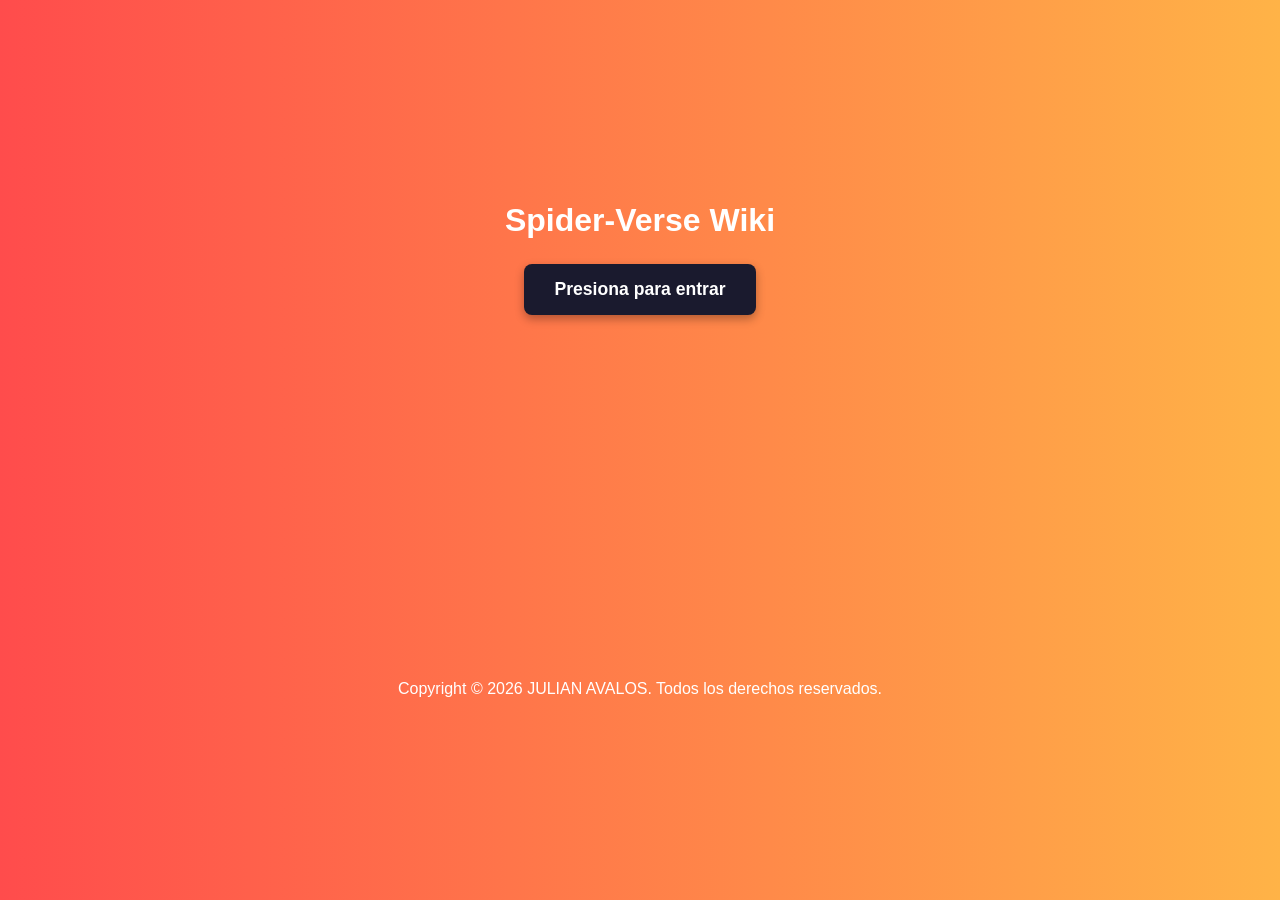
<file: index.html>
<!doctype html>
<html lang="es">
  <head>
    <meta charset="UTF-8" />
    <meta name="viewport" content="width=device-width, initial-scale=1.0" />
    <title>Spider-Verse Wiki - Inicio</title>
    <link rel="stylesheet" href="Spider-Estilos.css" />
    <link rel="icon" href="Araña logo.avif" type="image/x-icon" />
  </head>
  <body>
    <main class="welcome-card">
      <h1>Spider-Verse Wiki</h1>
      <a href="Banner.html" class="btn">Presiona para entrar</a>
    </main>

    <footer>
      <p>Copyright © 2026 JULIAN AVALOS. Todos los derechos reservados.</p>
    </footer>
    
  </body>
</html>
</file>
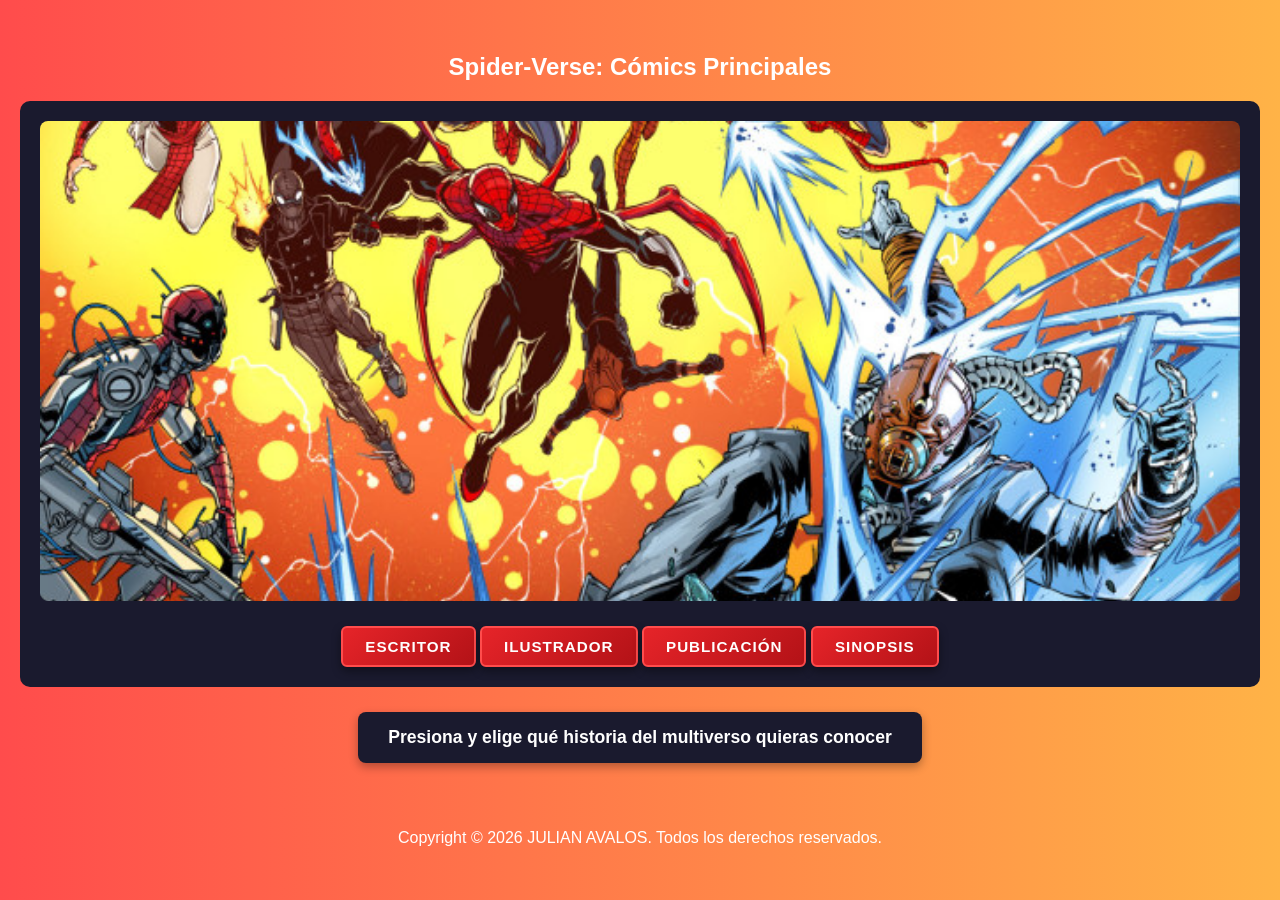
<file: Banner.html>
<!doctype html>
<html lang="es">
  <head>
    <meta charset="UTF-8" />
    <meta name="viewport" content="width=device-width, initial-scale=1.0" />
    <title>Spider-Verse Wiki - Panel Principal</title>
    <link rel="stylesheet" href="Spider-Estilos.css" />
    <link rel="icon" href="Araña logo.avif" type="image/x-icon" />
  </head>
  <body>
    <div class="wiki-container">
      <h2>Spider-Verse: Cómics Principales</h2>

      <div class="comic-banner">
        <div class="banner-slider">
          <div class="slider-track">
            <img src="Spider-Verse-fondo.jpg" alt="Banner Spider-Verse 1" />
            <img src="Spider-Verse-fondo2.jpeg" alt="Banner Spider-Verse 2" />
            <img src="Spider-Verse-fondo3.jpeg" alt="Banner Spider-Verse 3" />
            <img src="Spider-Verse-fondo4.jpg" alt="Banner Spider-Verse 4" />
          </div>
        </div>

        <div class="comic-info">
          <!-- Botón 1: Escritor -->
          <button
            class="btn"
            onclick="document.getElementById('modal-escritor').showModal()"
          >
            Escritor
          </button>
          <dialog id="modal-escritor">
            <h3>Escritor</h3>
            <p>
              Dan Slott es un guionista estadounidense aclamado por su extensa
              etapa en <em>The Amazing Spider-Man</em> y por ser el creador
              principal del evento <strong>Spider-Verse</strong> en 2014.
            </p>
            <button
              class="btn-close"
              onclick="document.getElementById('modal-escritor').close()"
            >
              Cerrar
            </button>
          </dialog>

          <!-- Botón 2: Ilustrador -->
          <button
            class="btn"
            onclick="document.getElementById('modal-ilustrador').showModal()"
          >
            Ilustrador
          </button>
          <dialog id="modal-ilustrador">
            <h3>Ilustradores</h3>
            <p>
              Olivier Coipel (francés) y Giuseppe Camuncoli (italiano) son los
              artistas principales encargados del arte épico y el diseño visual
              de las distintas arañas del multiverso.
            </p>
            <button
              class="btn-close"
              onclick="document.getElementById('modal-ilustrador').close()"
            >
              Cerrar
            </button>
          </dialog>

          <!-- Botón 3: Publicación -->
          <button
            class="btn"
            onclick="document.getElementById('modal-publicacion').showModal()"
          >
            Publicación
          </button>
          <dialog id="modal-publicacion">
            <h3>Fechas de Publicación</h3>
            <p>
              El evento principal se publicó entre
              <strong>noviembre de 2014 y febrero de 2015</strong> en Marvel
              Comics, extendiéndose luego en múltiples secuelas y spin-offs
              (Spider-Geddon, End of the Spider-Verse).
            </p>
            <button
              class="btn-close"
              onclick="document.getElementById('modal-publicacion').close()"
            >
              Cerrar
            </button>
          </dialog>

          <!-- Botón 4: Sinopsis -->
          <button
            class="btn"
            onclick="document.getElementById('modal-sinopsis').showModal()"
          >
            Sinopsis
          </button>
          <dialog id="modal-sinopsis">
            <h3>Sinopsis</h3>
            <p>
              Los Herederos, una familia de vampiros multiversales liderada por
              Morlun, comienzan a cazar a todas las versiones de Spider-Man a
              través del multiverso para absorber su energía vital. Ante la
              amenaza de extinción total, los Spider-Heroes de todas las
              dimensiones deben unirse para sobrevivir y contraatacar.
            </p>
            <button
              class="btn-close"
              onclick="document.getElementById('modal-sinopsis').close()"
            >
              Cerrar
            </button>
          </dialog>
        </div>
      </div>

      <a href="Seleccion.html" class="btn"
        >Presiona y elige qué historia del multiverso quieras conocer</a
      >
    </div>

    <footer>
      <p>Copyright © 2026 JULIAN AVALOS. Todos los derechos reservados.</p>
    </footer>
    
  </body>
</html>
</file>
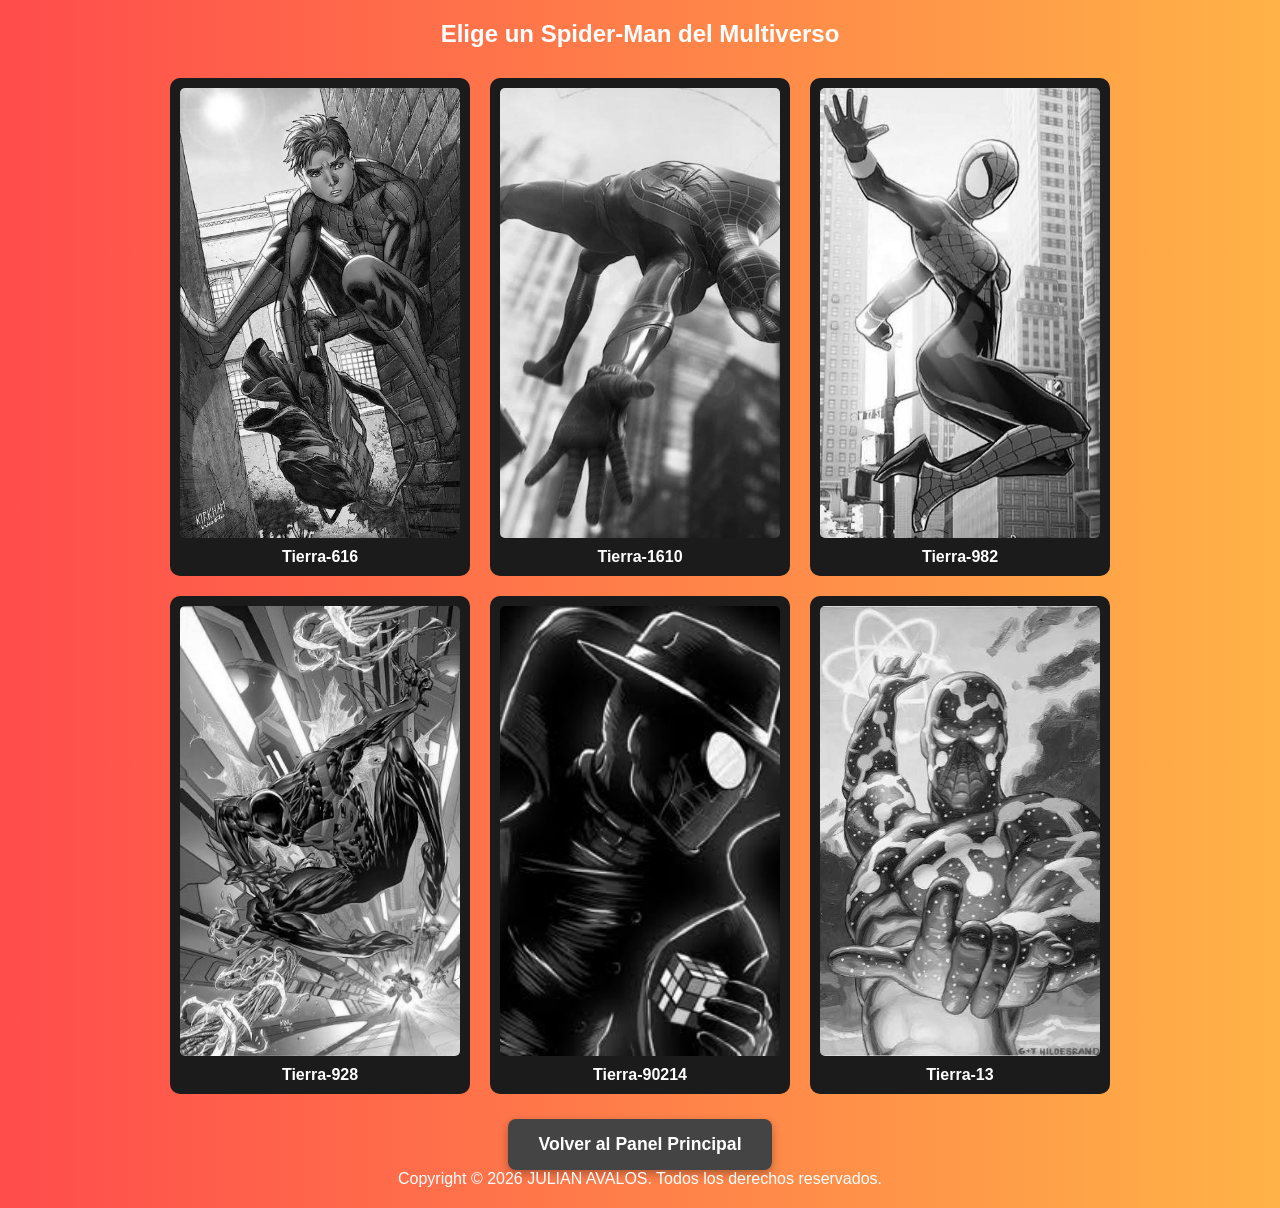
<file: Seleccion.html>
<!doctype html>
<html lang="es">
  <head>
    <meta charset="UTF-8" />
    <meta name="viewport" content="width=device-width, initial-scale=1.0" />
    <title>Spider-Verse Wiki - Selección</title>
    <link rel="stylesheet" href="Spider-Estilos.css" />
    <link rel="icon" href="Araña logo.avif" type="image/x-icon" />
  </head>
  <body>
    <main class="container">
      <h2>Elige un Spider-Man del Multiverso</h2>

      <div class="wrapper">
        <!-- Opción 1 -->
        <a href="Tierra616.html" class="spider-card" tabindex="0">
          <img src="Spider616-Selec.jpeg" alt="Spider-Man Tierra-616" />
          <p>Tierra-616</p>
        </a>

        <!-- Opción 2 -->
        <a href="Tierra1610.html" class="spider-card" tabindex="0">
          <img src="Spider1610-Selec.jpeg" alt="Miles Morales" />
          <p>Tierra-1610</p>
        </a>

        <!-- Opción 3 Mayday Parker-->
        <a href="Tierra982.html" class="spider-card" tabindex="0">
          <img src="Spider982-Selec.jpeg" alt="Spider-Girl" />
          <p>Tierra-982</p>
        </a>

        <!-- Opción 4 -->
        <a href="Tierra928.html" class="spider-card" tabindex="0">
          <img src="Spider928-Selec.jpeg" alt="Spider-Man 2099" />
          <p>Tierra-928</p>
        </a>

        <!-- Opción 5 -->
        <a href="Tierra90214.html" class="spider-card" tabindex="0">
          <img src="SpiderNoir-Rubik.jpeg" alt="Spider-Noir" />
          <p>Tierra-90214</p>
        </a>

        <!-- Opción 6 -->
        <a href="Tierra13.html" class="spider-card" tabindex="0">
          <img src="Spider13-Selec.jpeg" alt="Cosmic Spider-man" />
          <p>Tierra-13</p>
        </a>
      </div>

      <a href="index.html" class="btn back-btn"
        >Volver al Panel Principal</a
      >
    </main>

    <footer>
      <p>Copyright © 2026 JULIAN AVALOS. Todos los derechos reservados.</p>
    </footer>
    
  </body>
</html>
</file>
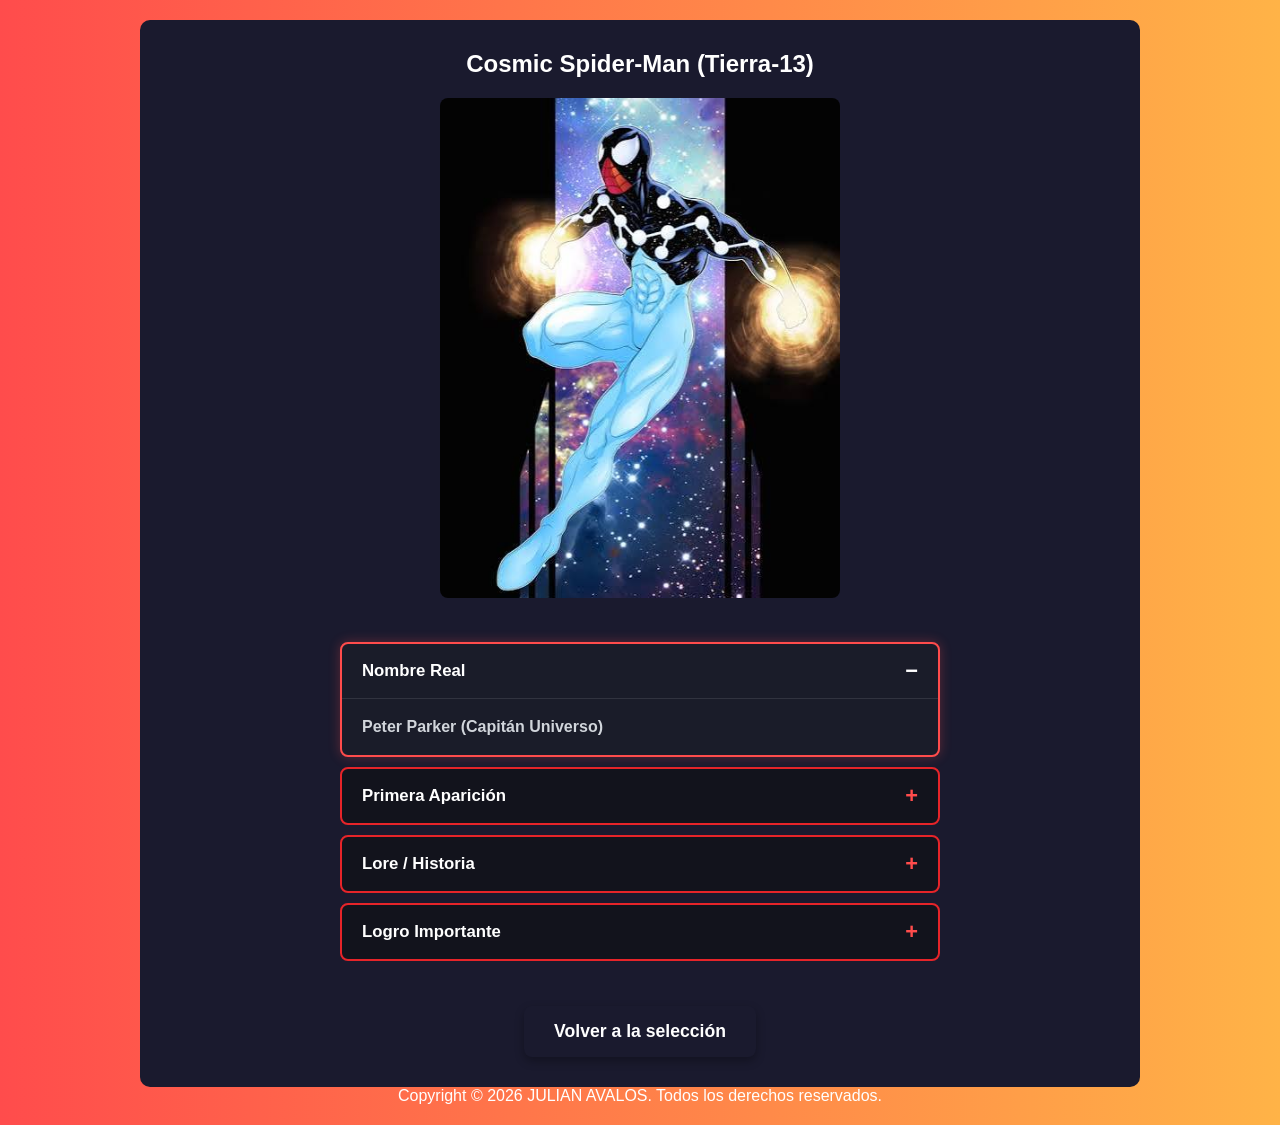
<file: Tierra13.html>
<!doctype html>
<html lang="es">
  <head>
    <meta charset="UTF-8" />
    <meta name="viewport" content="width=device-width, initial-scale=1.0" />
    <title>Spider-Verse Wiki - Cosmic Spider-Man (Tierra-13)</title>
    <link rel="stylesheet" href="Spider-Estilos.css" />
    <link rel="icon" href="Araña logo.avif" type="image/x-icon" />
  </head>
  <body>
    <main class="lore-container">
      <h2>Cosmic Spider-Man (Tierra-13)</h2>

      <img src="13.jpeg" alt="Cosmic Spider-Man Tierra 13" class="lore-img" />

      <div class="tabs-wrapper">
        <details name="spider-info" open>
          <summary>Nombre Real</summary>
          <div class="tab-content">
            <p><strong>Peter Parker (Capitán Universo)</strong></p>
          </div>
        </details>

        <details name="spider-info">
          <summary>Primera Aparición</summary>
          <div class="tab-content">
            <p>
              Apareció por primera vez como Capitán Universo en
              <strong>Spectacular Spider-Man #158</strong> (diciembre de 1989).
              Como entidad permanente de la Tierra-13 debutó en
              <strong>Amazing Spider-Man (Vol. 3) #9</strong> (2014).
            </p>
          </div>
        </details>

        <details name="spider-info">
          <summary>Lore / Historia</summary>
          <div class="tab-content">
            <p>
              En esta realidad, Peter Parker nunca perdió la omnipresente
              "Fuerza Enigma" (Enigma Force), convirtiéndose de manera
              permanente en el Capitán Universo. Con poder divino y absoluto, su
              planeta Tierra-13 sirvió como el refugio principal para todos los
              Spider-Men perseguidos del Multiverso.
            </p>
          </div>
        </details>

        <details name="spider-info">
          <summary>Logro Importante</summary>
          <div class="tab-content">
            <p>
              Era la versión de Spider-Man más poderosa de todas las realidades
              existentes, capaz de retener a la familia de los Herederos y
              proteger la Zona Segura gracias a sus poderes cósmicos casi
              ilimitados.
            </p>
          </div>
        </details>
      </div>

      <a href="Seleccion.html" class="btn">Volver a la selección</a>
    </main>

    <footer>
      <p>Copyright © 2026 JULIAN AVALOS. Todos los derechos reservados.</p>
    </footer>
    
  </body>
</html>
</file>
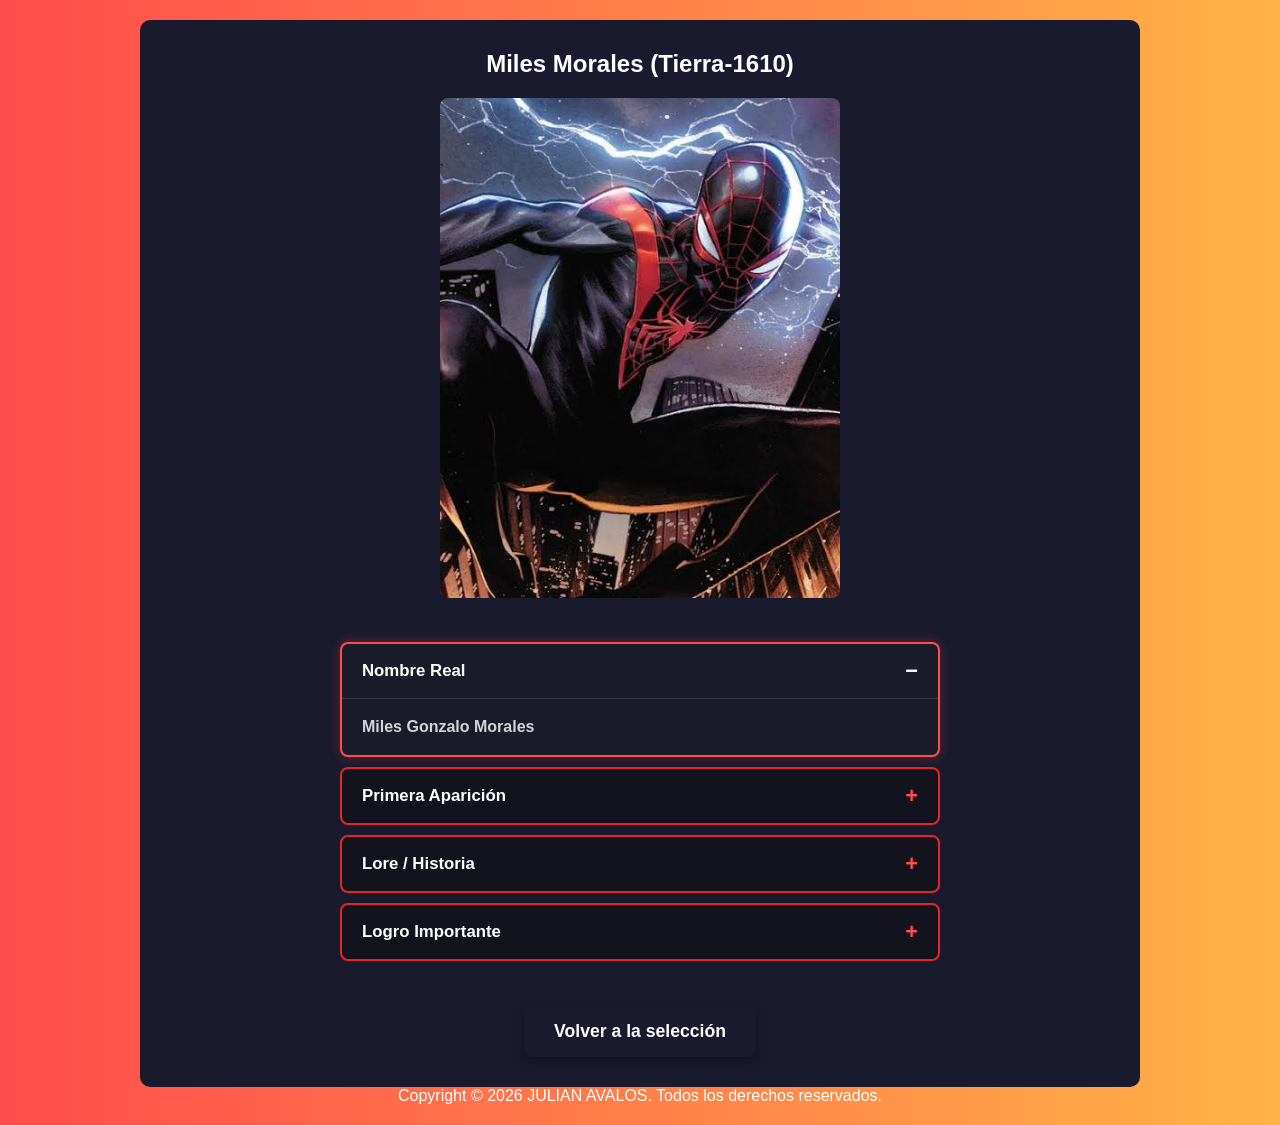
<file: Tierra1610.html>
<!doctype html>
<html lang="es">
  <head>
    <meta charset="UTF-8" />
    <meta name="viewport" content="width=device-width, initial-scale=1.0" />
    <title>Spider-Verse Wiki - Miles Morales (Tierra-1610)</title>
    <link rel="stylesheet" href="Spider-Estilos.css" />
    <link rel="icon" href="Araña logo.avif" type="image/x-icon" />
  </head>
  <body>
    <main class="lore-container">
      <h2>Miles Morales (Tierra-1610)</h2>

      <img src="1610.jpeg" alt="Miles Morales" class="lore-img" />

      <div class="tabs-wrapper">
        <details name="spider-info" open>
          <summary>Nombre Real</summary>
          <div class="tab-content">
            <p><strong>Miles Gonzalo Morales</strong></p>
          </div>
        </details>

        <details name="spider-info">
          <summary>Primera Aparición</summary>
          <div class="tab-content">
            <p>
              Apareció por primera vez en
              <strong>Ultimate Fallout #4</strong> (agosto de 2011), creado por
              Brian Michael Bendis y Sara Pichelli.
            </p>
          </div>
        </details>

        <details name="spider-info">
          <summary>Lore / Historia</summary>
          <div class="tab-content">
            <p>
              Un adolescente de Brooklyn mitad afroamericano y mitad
              puertorriqueño que obtiene poderes al ser mordido por una araña
              genéticamente modificada de Oscorp (desarrollada por Norman
              Osborn). Tras presenciar la trágica muerte de Peter Parker en el
              universo Ultimate, Miles decide asumir el manto de Spider-Man para
              honrar su legado.
            </p>
          </div>
        </details>

        <details name="spider-info">
          <summary>Logro Importante</summary>
          <div class="tab-content">
            <p>
              Posee habilidades únicas como el "Rayo Veneno" (descarga
              bioeléctrica) y el camuflaje de invisibilidad. Fue una pieza clave
              durante las Guerras Secretas y la adaptación de la red del
              Multiverso.
            </p>
          </div>
        </details>
      </div>

      <a href="Seleccion.html" class="btn">Volver a la selección</a>
    </main>

    <footer>
      <p>Copyright © 2026 JULIAN AVALOS. Todos los derechos reservados.</p>
    </footer>
  </body>
</html>
</file>
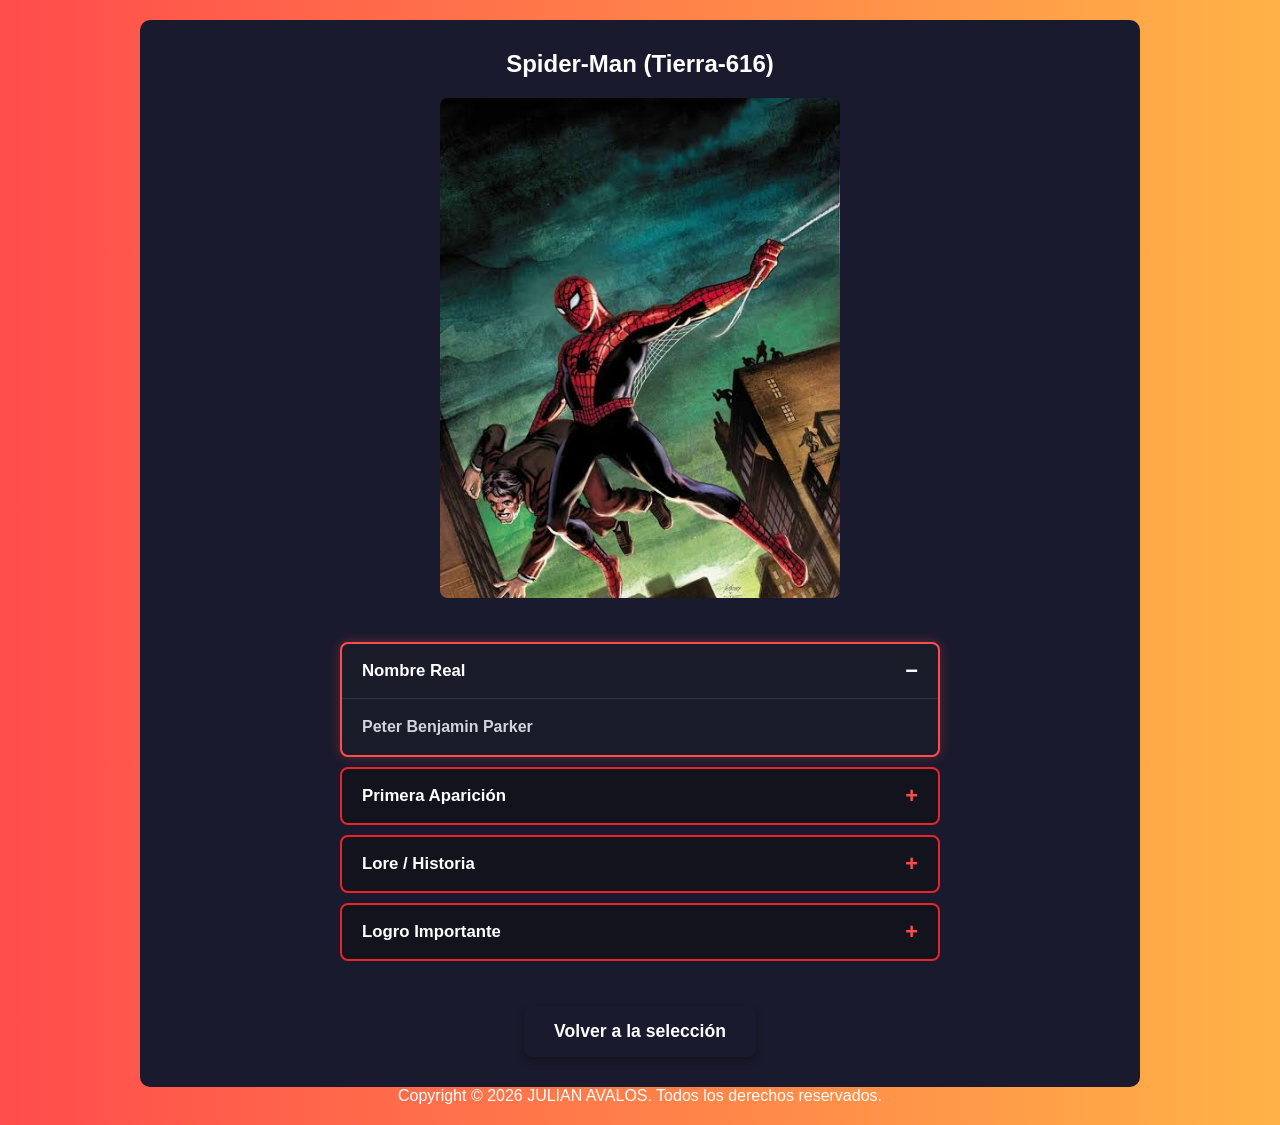
<file: Tierra616.html>
<!doctype html>
<html lang="es">
  <head>
    <meta charset="UTF-8" />
    <meta name="viewport" content="width=device-width, initial-scale=1.0" />
    <title>Spider-Verse Wiki - Tierra-616</title>
    <link rel="stylesheet" href="Spider-Estilos.css" />
    <link rel="icon" href="Araña logo.avif" type="image/x-icon" />
  </head>
  <body>
    <main class="lore-container">
      <h2>Spider-Man (Tierra-616)</h2>

      <img src="616.jpeg" alt="Spider-Man Tierra 616" class="lore-img" />

      <div class="tabs-wrapper">
        <!-- Pestaña 1: Nombre Real -->
        <details name="spider-info" open>
          <summary>Nombre Real</summary>
          <div class="tab-content">
            <p><strong>Peter Benjamin Parker</strong></p>
          </div>
        </details>

        <!-- Pestaña 2: Primera Aparición -->
        <details name="spider-info">
          <summary>Primera Aparición</summary>
          <div class="tab-content">
            <p>
              Apareció por primera vez en el cómic
              <strong>Amazing Fantasy #15</strong> (publicado en agosto de
              1962), creado por Stan Lee y Steve Ditko.
            </p>
          </div>
        </details>

        <!-- Pestaña 3: Lore -->
        <details name="spider-info">
          <summary>Lore / Historia</summary>
          <div class="tab-content">
            <p>
              Tras ser mordido por una araña radiactiva en una exhibición
              científica, el joven estudiante Peter Parker adquiere agilidad y
              fuerza sobrehumanas. Al principio intenta ganar dinero con sus
              poderes, pero tras permitir el escape de un ladrón que más tarde
              asesina a su tío Ben, comprende que
              <em>un gran poder conlleva una gran responsabilidad</em>.
            </p>
          </div>
        </details>

        <!-- Pestaña 4: Logro Importante -->
        <details name="spider-info">
          <summary>Logro Importante</summary>
          <div class="tab-content">
            <p>
              Lideró a las múltiples variantes arácnidas del Multiverso en la
              gran batalla final contra la familia de los Herederos, salvando la
              Red de la Vida y el Destino de su destrucción total.
            </p>
          </div>
        </details>
      </div>

      <a href="Seleccion.html" class="btn">Volver a la selección</a>
    </main>

    <footer>
      <p>Copyright © 2026 JULIAN AVALOS. Todos los derechos reservados.</p>
    </footer>
  </body>
</html>
</file>
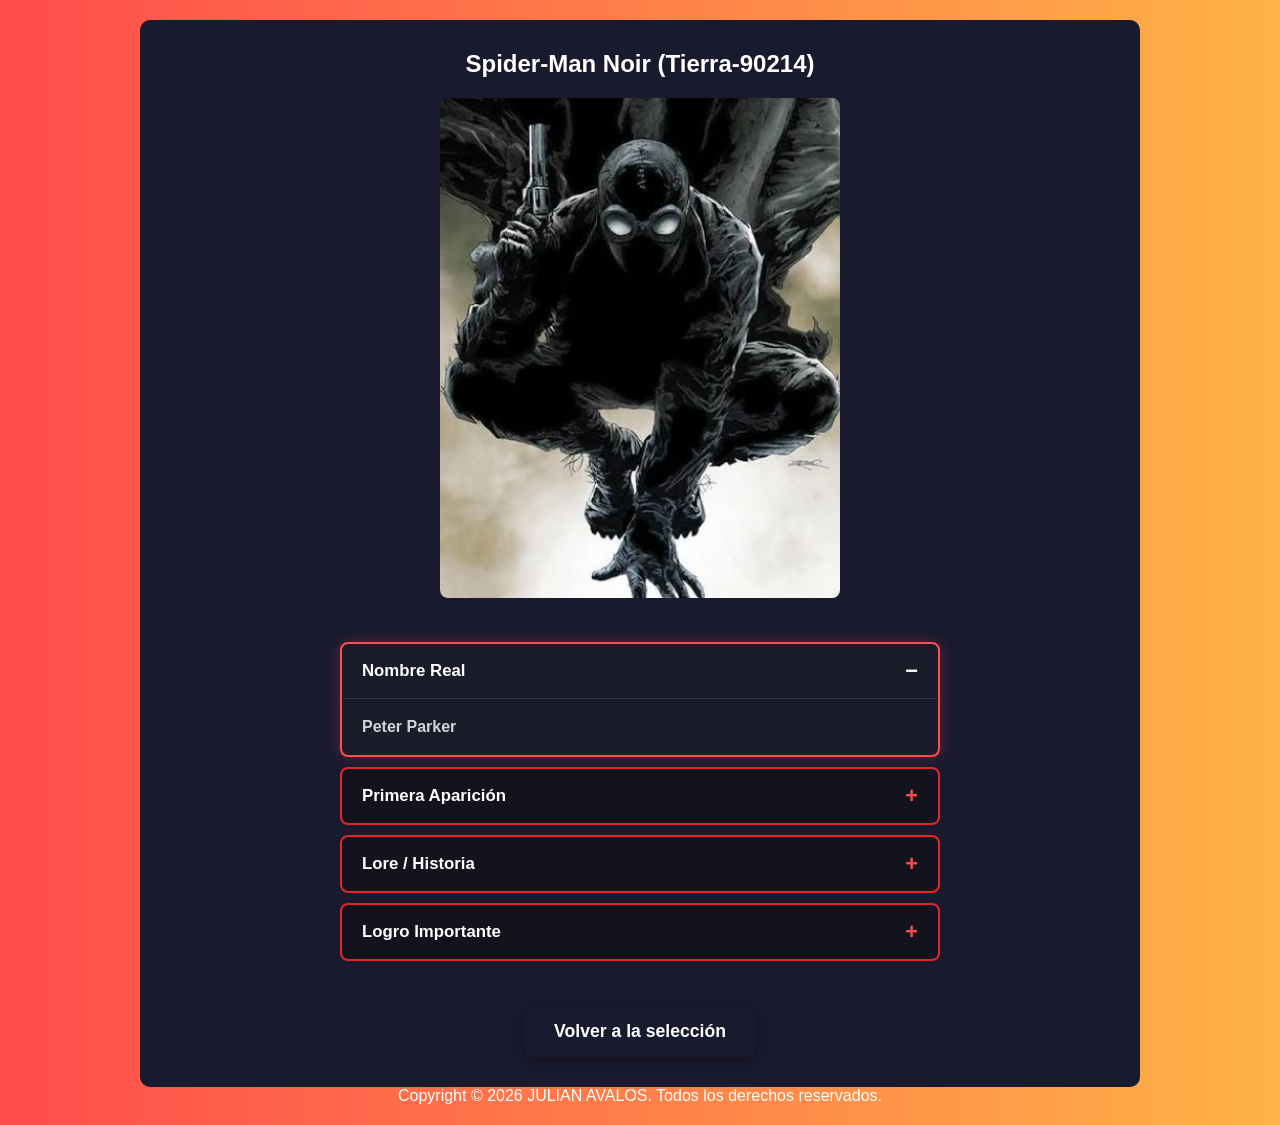
<file: Tierra90214.html>
<!doctype html>
<html lang="es">
  <head>
    <meta charset="UTF-8" />
    <meta name="viewport" content="width=device-width, initial-scale=1.0" />
    <title>Spider-Verse Wiki - Spider-Man Noir (Tierra-90214)</title>
    <link rel="stylesheet" href="Spider-Estilos.css" />
    <link rel="icon" href="Araña logo.avif" type="image/x-icon" />
  </head>
  <body>
    <main class="lore-container">
      <h2>Spider-Man Noir (Tierra-90214)</h2>

      <img src="90214.jpeg" alt="Spider-Man Noir" class="lore-img" />

      <div class="tabs-wrapper">
        <details name="spider-info" open>
          <summary>Nombre Real</summary>
          <div class="tab-content">
            <p><strong>Peter Parker</strong></p>
          </div>
        </details>

        <details name="spider-info">
          <summary>Primera Aparición</summary>
          <div class="tab-content">
            <p>
              Apareció por primera vez en
              <strong>Spider-Man Noir #1</strong> (febrero de 2009), creado por
              David Hine, Fabrice Sapolsky y Carmine Di Giandomenico.
            </p>
          </div>
        </details>

        <details name="spider-info">
          <summary>Lore / Historia</summary>
          <div class="tab-content">
            <p>
              Ubicado durante la Gran Depresión de 1933 en Nueva York. Un joven
              e idealista periodista es mordido por una mística araña oculta
              dentro de una estatuilla de un dios araña robada. Utiliza su
              entrenamiento en combate y armas de fuego para luchar contra el
              crimen organizado liderado por el "Duende".
            </p>
          </div>
        </details>

        <details name="spider-info">
          <summary>Logro Importante</summary>
          <div class="tab-content">
            <p>
              Aporta tacticas de infiltración, sigilo y combate militar al
              ejército de Spider-Heroes en la lucha contra los Herederos,
              demostrando gran maestría en el combate sin luz.
            </p>
          </div>
        </details>
      </div>

      <a href="Seleccion.html" class="btn">Volver a la selección</a>
    </main>

    <footer>
      <p>Copyright © 2026 JULIAN AVALOS. Todos los derechos reservados.</p>
    </footer>
  </body>
</html>
</file>
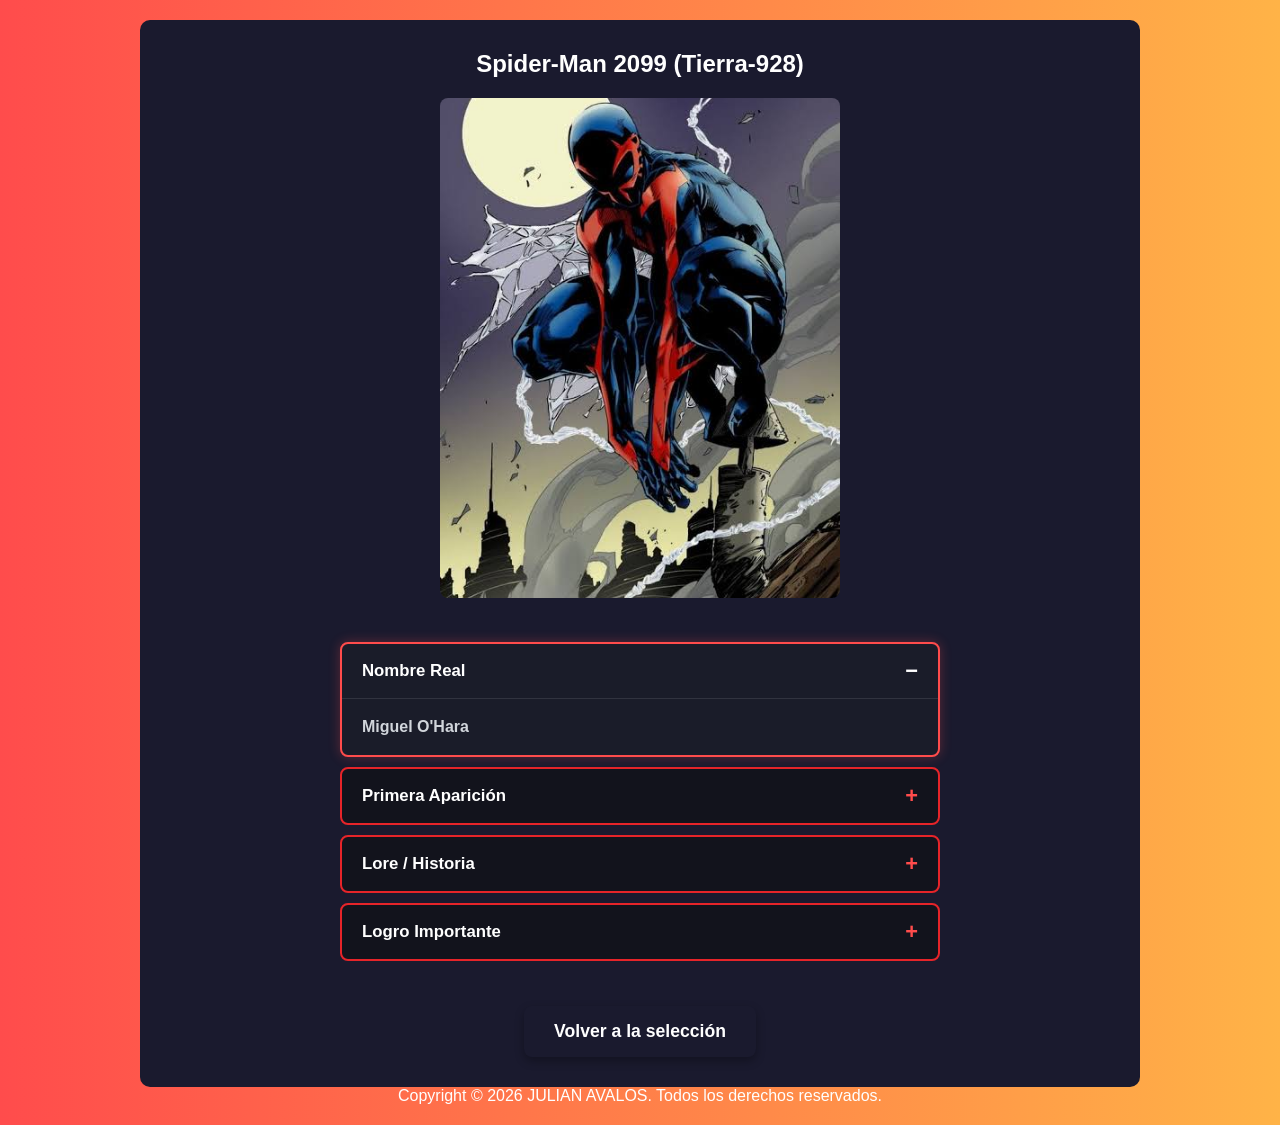
<file: Tierra928.html>
<!doctype html>
<html lang="es">
  <head>
    <meta charset="UTF-8" />
    <meta name="viewport" content="width=device-width, initial-scale=1.0" />
    <title>Spider-Verse Wiki - Spider-Man 2099 (Tierra-928)</title>
    <link rel="stylesheet" href="Spider-Estilos.css" />
    <link rel="icon" href="Araña logo.avif" type="image/x-icon" />
  </head>
  <body>
    <main class="lore-container">
      <h2>Spider-Man 2099 (Tierra-928)</h2>

      <img
        src="928.jpeg"
        alt="Spider-Man 2099 Miguel O'Hara"
        class="lore-img"
      />

      <div class="tabs-wrapper">
        <details name="spider-info" open>
          <summary>Nombre Real</summary>
          <div class="tab-content">
            <p><strong>Miguel O'Hara</strong></p>
          </div>
        </details>

        <details name="spider-info">
          <summary>Primera Aparición</summary>
          <div class="tab-content">
            <p>
              Apareció por primera vez en
              <strong>The Amazing Spider-Man #365</strong> (agosto de 1992),
              creado por Peter David y Rick Leonardi.
            </p>
          </div>
        </details>

        <details name="spider-info">
          <summary>Lore / Historia</summary>
          <div class="tab-content">
            <p>
              Un brillante genetista que trabaja para la despiadada
              megacorporación Alchemax en la Nueva York del año 2099. Tras
              sufrir un saboteo y ser adicto a una droga corporativa, intenta
              purgar su ADN en un experimento, pero su código genético se
              fusiona al 50% con el de una araña.
            </p>
          </div>
        </details>

        <details name="spider-info">
          <summary>Logro Importante</summary>
          <div class="tab-content">
            <p>
              Posee garras retráctiles, colmillos venenosos y visión acelerada.
              Utiliza tecnología futurista de viajes en el tiempo y dimensiones
              para liderar y organizar la red de protección multiversal de las
              distintas arañas.
            </p>
          </div>
        </details>
      </div>

      <a href="Seleccion.html" class="btn">Volver a la selección</a>
    </main>

    <footer>
      <p>Copyright © 2026 JULIAN AVALOS. Todos los derechos reservados.</p>
    </footer>
  </body>
</html>
</file>
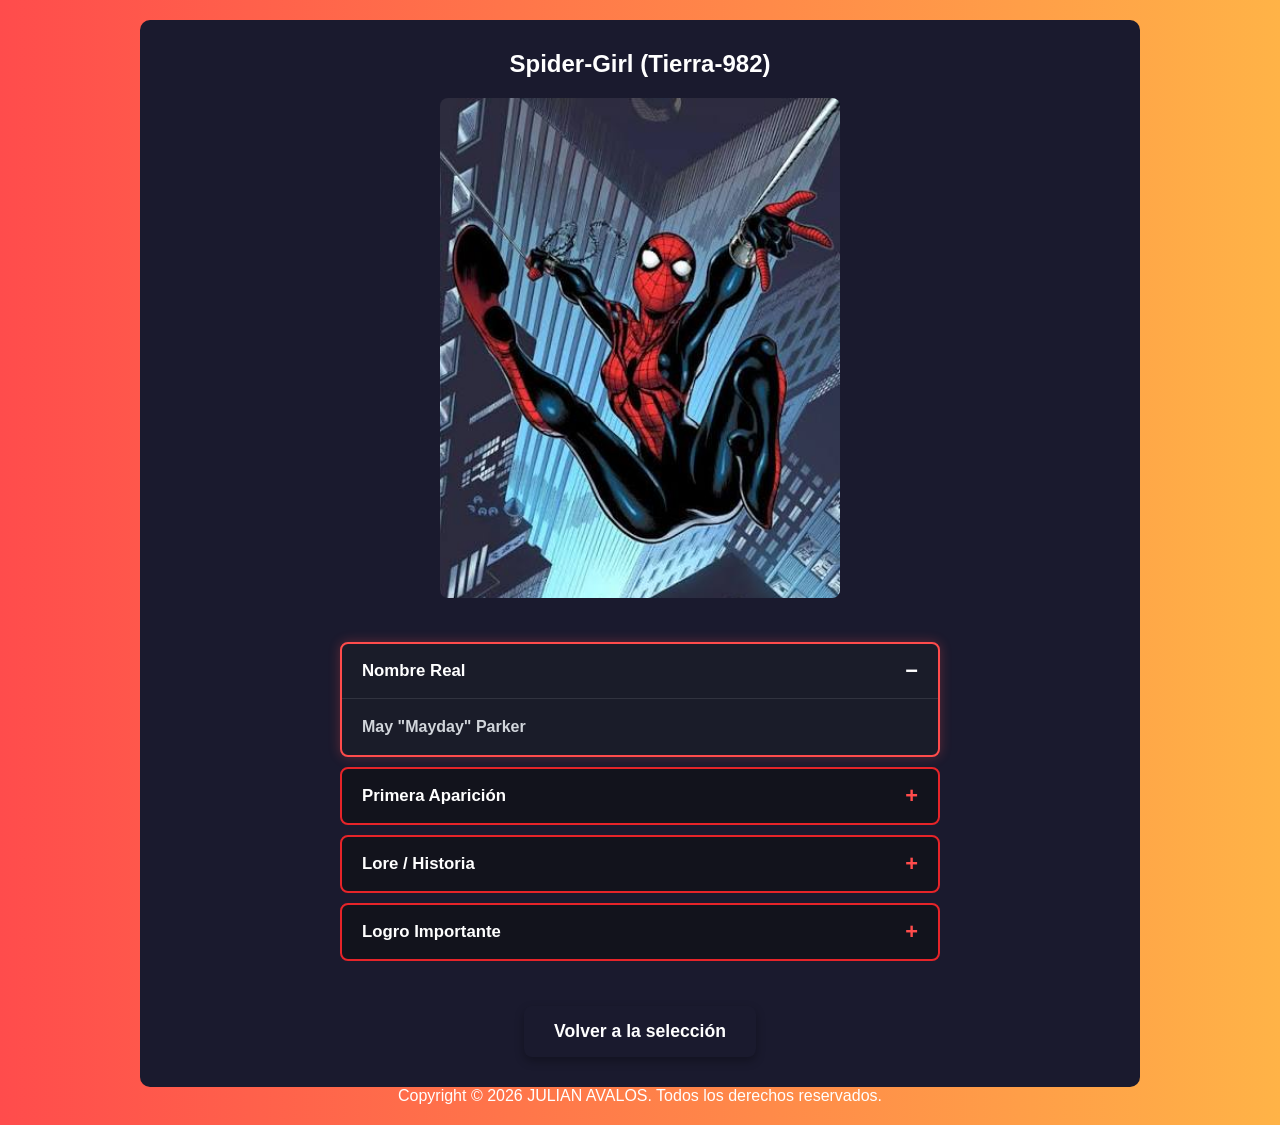
<file: Tierra982.html>
<!doctype html>
<html lang="es">
  <head>
    <meta charset="UTF-8" />
    <meta name="viewport" content="width=device-width, initial-scale=1.0" />
    <title>Spider-Verse Wiki - Spider-Girl (Tierra-982)</title>
    <link rel="stylesheet" href="Spider-Estilos.css" />
    <link rel="icon" href="Araña logo.avif" type="image/x-icon" />
  </head>
  <body>
    <main class="lore-container">
      <h2>Spider-Girl (Tierra-982)</h2>

      <img src="982.jpeg" alt="Spider-Girl Mayday Parker" class="lore-img" />

      <div class="tabs-wrapper">
        <details name="spider-info" open>
          <summary>Nombre Real</summary>
          <div class="tab-content">
            <p><strong>May "Mayday" Parker</strong></p>
          </div>
        </details>

        <details name="spider-info">
          <summary>Primera Aparición</summary>
          <div class="tab-content">
            <p>
              Apareció por primera vez en
              <strong>What If? (Vol. 2) #105</strong> (febrero de 1998), creada
              por Tom DeFalco y Ron Frenz.
            </p>
          </div>
        </details>

        <details name="spider-info">
          <summary>Lore / Historia</summary>
          <div class="tab-content">
            <p>
              Es la hija de Peter Parker y Mary Jane Watson en un futuro
              alternativo (Universo MC2). Al desarrollar superpoderes arácnidos
              durante la adolescencia, decide vestir el traje modificado de su
              tío Ben Reilly y continuar con la causa heroica de su padre
              retirado.
            </p>
          </div>
        </details>

        <details name="spider-info">
          <summary>Logro Importante</summary>
          <div class="tab-content">
            <p>
              Se convirtió en el primer personaje femenino de Marvel en
              protagonizar de forma continua una serie de cómics en solitario
              por más de 100 números consecutuivos. En Spider-Verse sobrevive al
              sangriento ataque de Daemos protegiendo a su hermano bebé, Benjy.
            </p>
          </div>
        </details>
      </div>

      <a href="Seleccion.html" class="btn">Volver a la selección</a>
    </main>

    <footer>
      <p>Copyright © 2026 JULIAN AVALOS. Todos los derechos reservados.</p>
    </footer>
  </body>
</html>
</file>
<file: Spider-Estilos.css>
* {
  box-sizing: border-box;
  margin: 0;
  padding: 0;
  font-family: 'Segoe UI', Tahoma, Geneva, Verdana, sans-serif;
}

:root {
  --primary-color: #0f172a;
  --accent-color: #2563eb;
  --accent-hover: #1d4ed8;
  --bg-color: #f8fafc;
  --card-bg: #ffffff;
  --text-color: #171c24;
  --border-color: #e2e8f0;
}

body {
  display: grid;
  place-items: center;
  background-image: linear-gradient(to right, #ff4c4c, #ffb347);
  color: #fff;
  min-height: 100vh;
  padding: 20px;
}

.container, .welcome-card, .lore-container {
  max-width: 1000px;
  width: 100%;
  text-align: center;
}

.wiki-container {
  display: flex;
  flex-direction: column;
  align-items: center; /* Centra todo el contenido hijo (incluido el botón de abajo) */
  text-align: center;
}

/* Botones como hipervínculos <a> */
.btn {
  display: inline-block;
  background-color: #1a1a2e;
  color: white;
  text-decoration: none;
  padding: 15px 30px;
  font-size: 1.1em;
  font-weight: bold;
  border-radius: 8px;
  margin-top: 25px;
  transition: transform 0.2s, background-color 0.2s;
  box-shadow: 0 4px 10px rgba(0,0,0,0.3);
}

.btn:hover {
  background-color: #16213e;
  transform: scale(1.05);
}

/* Estilos de Selección con la animación */
.wrapper {
  display: flex;
  flex-direction: row;
  justify-content: center;
  align-items: center;
  flex-wrap: wrap;
  gap: 20px;
  margin-top: 30px;
}

.spider-card {
  text-decoration: none;
  color: white;
  filter: grayscale(100%);
  transition: filter 450ms ease, transform 300ms ease;
  background-color: #1a1a2e;
  padding: 10px;
  border-radius: 10px;
}

.spider-card img {
  width: 280px;
  height: 450px;
  object-fit: cover;
  border-radius: 5px;
  display: block;
}

.spider-card p {
  margin-top: 10px;
  font-weight: bold;
}

.spider-card:is(:hover, :focus) {
  filter: grayscale(0%) drop-shadow(0 8px 8px rgba(0, 0, 0, 0.5));
  transform: translateY(-5px);
}

/* Panel de Cómics */
.comic-banner {
  display: flex;
  flex-direction: column;
  align-items: center;
  width: 100%;
  background-color: #1a1a2e;
  border-radius: 10px;
  padding: 20px;
  margin-top: 20px;
  text-align: left;
}

.banner-img {
  width: 100%;
  max-height: 950px;
  object-fit: cover;
  border-radius: 8px;
  margin-bottom: 15px;
}

.comic-info p {
  margin-bottom: 8px;
  line-height: 1.5;
}

/* Lore individual */
.lore-container {
  background-color: #1a1a2e;
  padding: 30px;
  border-radius: 10px;
}

.lore-img {
  width: 400px;
  height: 500px;
  object-fit: cover;
  margin: 20px 0;
  border-radius: 8px;
}

.lore-content {
  text-align: justify;
  line-height: 1.6;
}

.back-btn {
  background-color: #444;
}

.back-btn:hover {
  background-color: #222;
}

details[open] {
  background-color: #ffffff;
  border-color: var(--accent-color);
}


-------------------------------------------------------------


.comic-info {
  display: flex;
  flex-direction: row;
  flex-wrap: wrap;
  justify-content: center;
  align-items: center;  
  gap: 15px;               
  width: 100%;         
  margin: 25px; 
  text-align: center;
}

/* Estilo base de los botones pequeños */
.comic-info .btn {
  background: linear-gradient(135deg, #e62429 0%, #b31217 100%);
  color: #ffffff;
  border: 2px solid #ff4c4c;
  padding: 10px 22px;
  font-size: 0.95em;
  font-weight: bold;
  letter-spacing: 1px;
  text-transform: uppercase;
  border-radius: 6px;
  cursor: pointer;
  box-shadow: 0 4px 10px rgba(0, 0, 0, 0.4);
  transition: all 0.25s ease-in-out;
  position: relative;
  overflow: hidden;
}

/* Efecto Hover (Al pasar el cursor) */
.comic-info .btn:hover {
  background: linear-gradient(135deg, #ff1a1a 0%, #e62429 100%);
  transform: translateY(-3px) scale(1.03);
  box-shadow: 0 6px 18px rgba(255, 76, 76, 0.6);
  border-color: #ffffff;
}

/* Efecto Active (Al presionar) */
.comic-info .btn:active {
  transform: translateY(1px);
  box-shadow: 0 2px 5px rgba(0, 0, 0, 0.4);
}


/* Estilo del contenedor modal */
dialog {
  border: 3px solid #e62429;
  border-radius: 12px;
  background-color: #12131c;
  color: #ffffff;
  padding: 25px 30px;
  max-width: 450px;
  width: 90%;
  margin: auto;
  box-shadow: 0 0 25px rgba(230, 36, 41, 0.5), 0 10px 30px rgba(0, 0, 0, 0.8);
}

dialog[open] {
  animation: modalEntrada 0.3s cubic-bezier(0.175, 0.885, 0.32, 1.275) forwards;
}

@keyframes modalEntrada {
  from {
    opacity: 0;
    transform: scale(0.8) translateY(-20px);
  }
  to {
    opacity: 1;
    transform: scale(1) translateY(0);
  }
}

/* Fondo oscuro borroso detrás de la ventana emergente */
dialog::backdrop {
  background: rgba(0, 0, 0, 0.75);
  backdrop-filter: blur(4px);
}

/* Título */
dialog h3 {
  color: #ff4c4c;
  font-size: 1.4em;
  margin-bottom: 12px;
  text-transform: uppercase;
  border-bottom: 2px solid #333;
  padding-bottom: 6px;
  letter-spacing: 1px;
}

/* Texto del dialog*/
dialog p {
  font-size: 1em;
  line-height: 1.6;
  color: #d1d5db;
  margin-bottom: 20px;
}

/* Botón Cerrar*/
.btn-close {
  background-color: #2a2d3d;
  color: #ffffff;
  border: 1px solid #444;
  padding: 8px 18px;
  font-size: 0.9em;
  font-weight: bold;
  border-radius: 6px;
  cursor: pointer;
  float: right;
  transition: background-color 0.2s, transform 0.2s;
}

.btn-close:hover {
  background-color: #e62429;
  border-color: #ff4c4c;
  transform: scale(1.05);
}



/* Contenedor visible que recorta lo que sobresale */
.banner-slider {
  width: 100%;
  max-height: 950px;
  overflow: hidden;
  border-radius: 8px;
  position: relative;
}

/* Tira horizontal que contiene las 4 imágenes */
.slider-track {
  display: flex;
  width: 400%; /* 100% por cada una de las 4 imágenes */
  animation: spiderCarrusel 16s infinite ease-in-out;
}

/* Estilo individual para cada imagen del banner */
.slider-track img {
  width: 25%; /* Cada imagen ocupa 1/4 del contenedor completo */
  height: 480px;
  object-fit: cover;
  display: block;
}

/* Pausa la animación cuando el usuario pasa el ratón por encima */
.banner-slider:hover .slider-track {
  animation-play-state: paused;
}

/* Secuencia de animación keyframes */
@keyframes spiderCarrusel {
  0%, 20% {
    transform: translateX(0%); /* Muestra Imagen 1 */
  }
  25%, 45% {
    transform: translateX(-25%); /* Muestra Imagen 2 */
  }
  50%, 70% {
    transform: translateX(-50%); /* Muestra Imagen 3 */
  }
  75%, 95% {
    transform: translateX(-75%); /* Muestra Imagen 4 */
  }
  100% {
    transform: translateX(0%); /* Regresa al inicio de forma fluida */
  }
}


.tabs-wrapper {
  width: 100%;
  max-width: 600px;
  margin: 20px auto;
  display: flex;
  flex-direction: column;
  gap: 10px;
  text-align: left;
}

/* Estilo de cada pestaña */
.tabs-wrapper details {
  background-color: #12131c;
  border: 2px solid #e62429;
  border-radius: 8px;
  overflow: hidden;
  transition: background-color 0.3s ease, border-color 0.3s ease;
}

/* Encabezado interactivo */
.tabs-wrapper summary {
  padding: 14px 20px;
  font-weight: bold;
  font-size: 1.05em;
  color: #ffffff;
  cursor: pointer;
  list-style: none; /* Remueve la flecha por defecto */
  display: flex;
  justify-content: space-between;
  align-items: center;
  user-select: none;
}

/* Indicador personalizado (+) */
.tabs-wrapper summary::after {
  content: '+';
  font-size: 1.3em;
  color: #ff4c4c;
  transition: transform 0.3s ease;
}

/* Cambios cuando la pestaña está abierta */
.tabs-wrapper details[open] {
  border-color: #ff4c4c;
  background-color: #1a1c29;
  box-shadow: 0 0 12px rgba(255, 76, 76, 0.3);
}

.tabs-wrapper details[open] summary::after {
  content: '−'; /* Cambia a (-) cuando abre */
  color: #ffffff;
}

.tabs-wrapper summary:hover {
  background-color: rgba(230, 36, 41, 0.2);
}

/* Contenido interno */
.tab-content {
  padding: 15px 20px;
  border-top: 1px solid rgba(255, 255, 255, 0.1);
  color: #d1d5db;
  line-height: 1.6;
}
</file>
